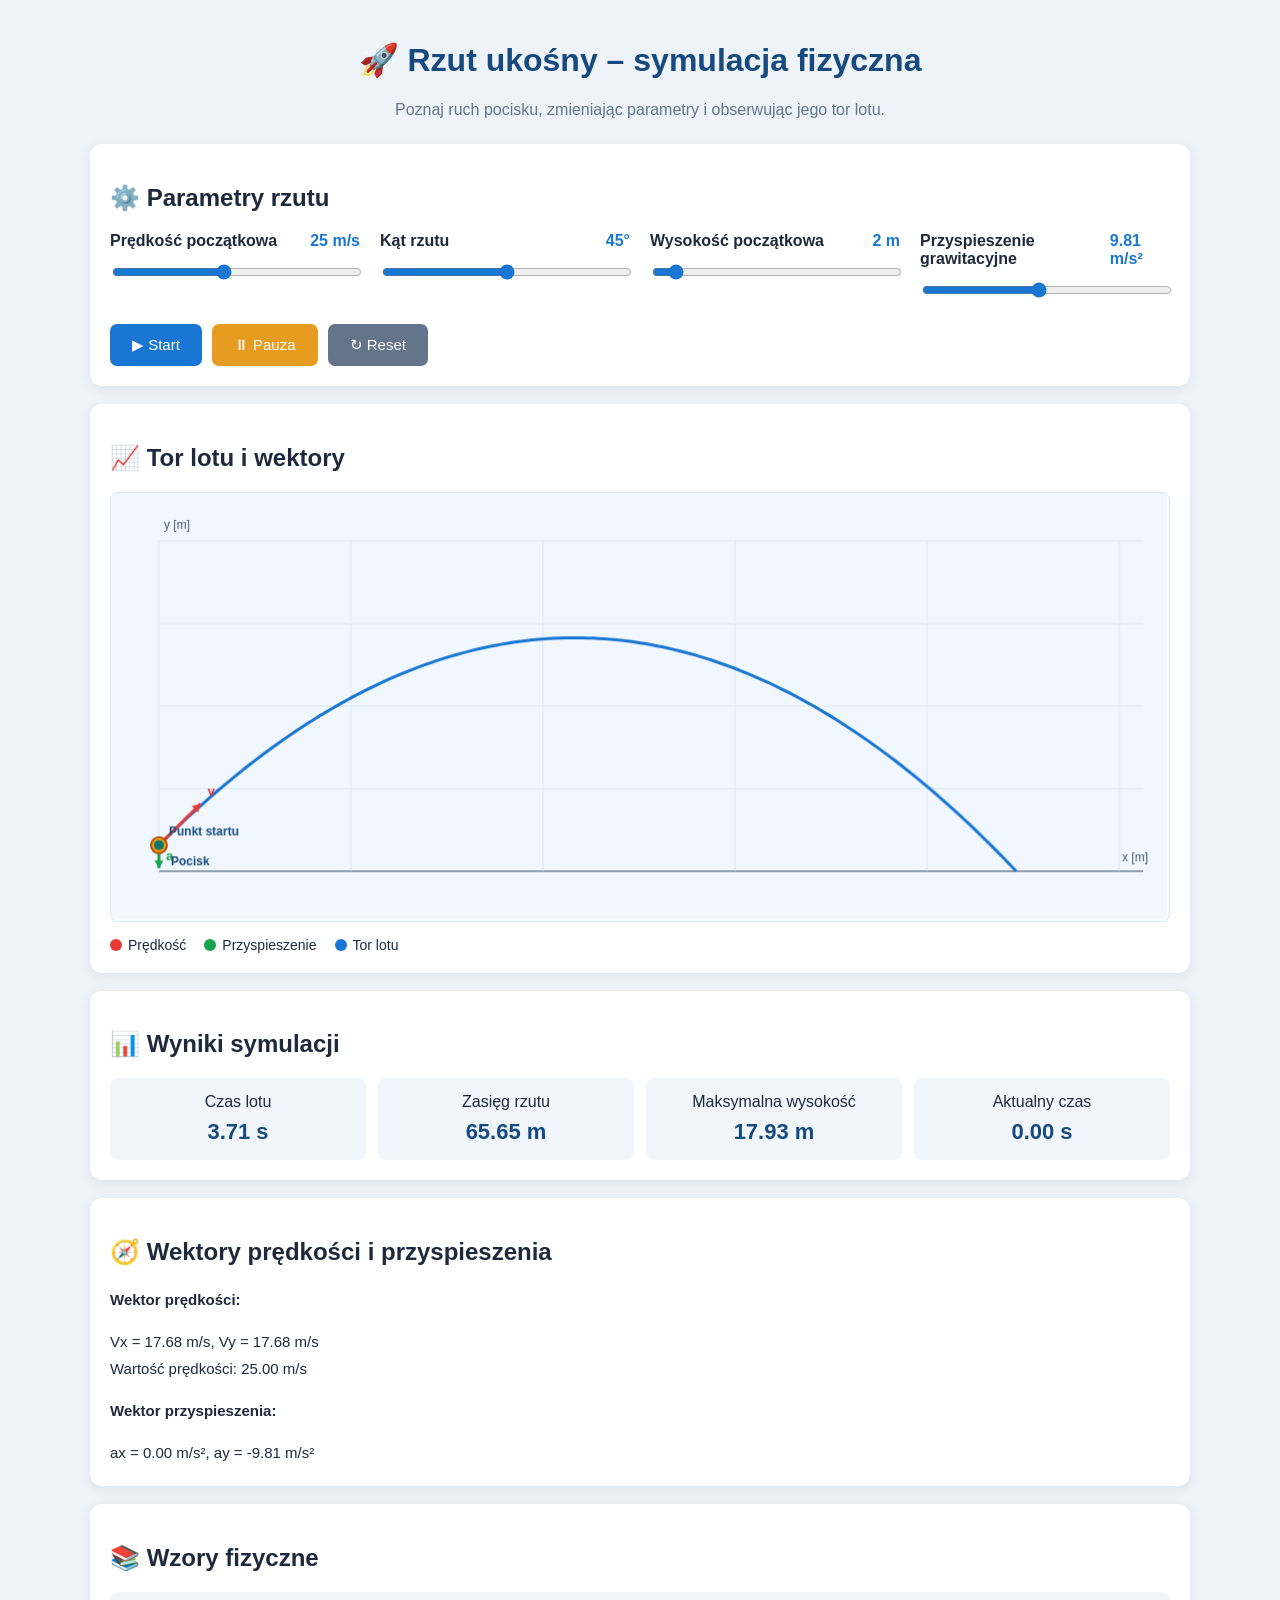
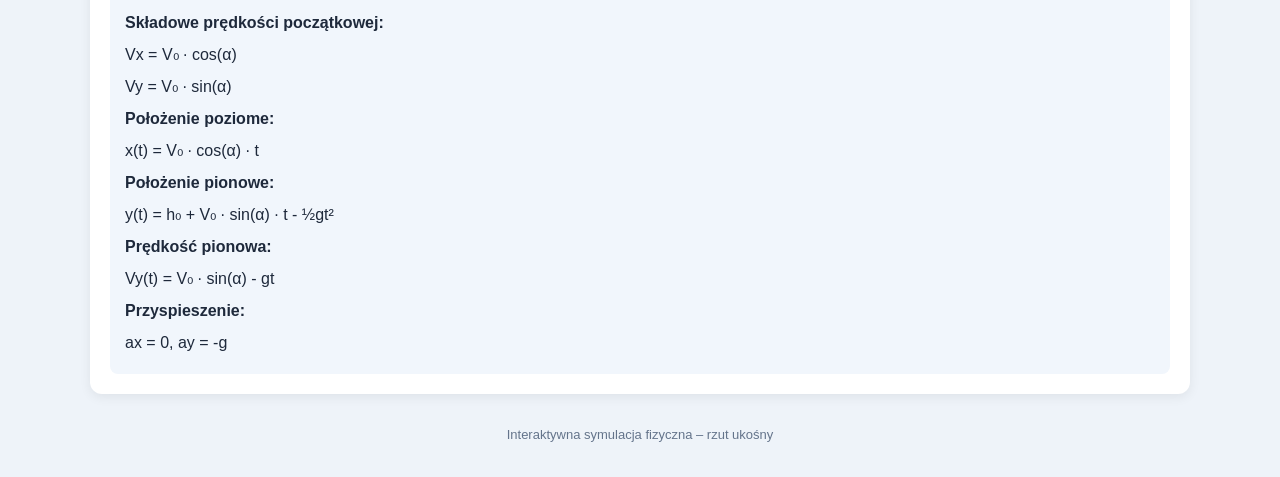
<file: 06_sol_www/03_sol/index.html>
<!DOCTYPE html>
<html lang="pl">
<head>
<meta charset="UTF-8">
<meta name="viewport" content="width=device-width, initial-scale=1.0">
<title>Symulacja rzutu ukośnego</title>

<style>
* {
    box-sizing: border-box;
}

body {
    margin: 0;
    padding: 20px;
    font-family: Arial, sans-serif;
    background: #eef3f9;
    color: #1e293b;
}

.container {
    max-width: 1100px;
    margin: auto;
}

h1 {
    text-align: center;
    color: #174a7e;
}

.subtitle {
    text-align: center;
    color: #64748b;
    margin-bottom: 25px;
}

.panel {
    background: white;
    padding: 20px;
    border-radius: 12px;
    margin-bottom: 18px;
    box-shadow: 0 3px 12px #00000012;
}

.controls {
    display: grid;
    grid-template-columns: repeat(auto-fit, minmax(210px, 1fr));
    gap: 20px;
}

.control label {
    display: flex;
    justify-content: space-between;
    font-weight: bold;
    margin-bottom: 12px;
}

input[type="range"] {
    width: 100%;
    accent-color: #1976d2;
    cursor: pointer;
}

.value {
    color: #1976d2;
}

.buttons {
    display: flex;
    flex-wrap: wrap;
    gap: 10px;
    margin-top: 22px;
}

button {
    border: none;
    padding: 12px 22px;
    border-radius: 7px;
    color: white;
    background: #1976d2;
    font-size: 15px;
    cursor: pointer;
}

button:hover {
    filter: brightness(0.88);
}

.pause {
    background: #e69b21;
}

.reset {
    background: #64748b;
}

.simulation {
    position: relative;
}

canvas {
    display: block;
    width: 100%;
    height: 430px;
    background: #f8fbff;
    border: 1px solid #dbe5f0;
    border-radius: 8px;
}

.legend {
    display: flex;
    flex-wrap: wrap;
    gap: 18px;
    margin-top: 15px;
    font-size: 14px;
}

.legend span {
    display: flex;
    align-items: center;
    gap: 6px;
}

.dot {
    width: 12px;
    height: 12px;
    border-radius: 50%;
    display: inline-block;
}

.red { background: #e53935; }
.green { background: #16a34a; }
.blue { background: #1976d2; }

.stats {
    display: grid;
    grid-template-columns: repeat(auto-fit, minmax(150px, 1fr));
    gap: 12px;
}

.stat {
    background: #f1f6fc;
    padding: 15px;
    border-radius: 8px;
    text-align: center;
}

.stat strong {
    display: block;
    color: #174a7e;
    font-size: 22px;
    margin-top: 8px;
}

.vector-info {
    line-height: 1.8;
    font-size: 15px;
}

.formula {
    background: #f1f6fc;
    padding: 15px;
    border-radius: 8px;
    line-height: 2;
    overflow-wrap: anywhere;
}

footer {
    text-align: center;
    color: #64748b;
    padding: 15px;
    font-size: 13px;
}
</style>
</head>

<body>
<div class="container">

<h1>🚀 Rzut ukośny – symulacja fizyczna</h1>
<p class="subtitle">
Poznaj ruch pocisku, zmieniając parametry i obserwując jego tor lotu.
</p>

<div class="panel">
    <h2>⚙️ Parametry rzutu</h2>

    <div class="controls">

        <div class="control">
            <label>
                Prędkość początkowa
                <span class="value" id="v0Val">25 m/s</span>
            </label>
            <input type="range" id="v0" min="5" max="50" value="25" step="1">
        </div>

        <div class="control">
            <label>
                Kąt rzutu
                <span class="value" id="angleVal">45°</span>
            </label>
            <input type="range" id="angle" min="5" max="85" value="45" step="1">
        </div>

        <div class="control">
            <label>
                Wysokość początkowa
                <span class="value" id="heightVal">2 m</span>
            </label>
            <input type="range" id="height" min="0" max="30" value="2" step="1">
        </div>

        <div class="control">
            <label>
                Przyspieszenie grawitacyjne
                <span class="value" id="gVal">9.81 m/s²</span>
            </label>
            <input type="range" id="g" min="1" max="20" value="9.81" step="0.01">
        </div>

    </div>

    <div class="buttons">
        <button onclick="start()">▶ Start</button>
        <button class="pause" onclick="pause()">⏸ Pauza</button>
        <button class="reset" onclick="reset()">↻ Reset</button>
    </div>
</div>

<div class="panel simulation">
    <h2>📈 Tor lotu i wektory</h2>

    <canvas id="canvas"></canvas>

    <div class="legend">
        <span><i class="dot red"></i> Prędkość</span>
        <span><i class="dot green"></i> Przyspieszenie</span>
        <span><i class="dot blue"></i> Tor lotu</span>
    </div>
</div>

<div class="panel">
    <h2>📊 Wyniki symulacji</h2>

    <div class="stats">
        <div class="stat">
            Czas lotu
            <strong id="flightTime">0.00 s</strong>
        </div>

        <div class="stat">
            Zasięg rzutu
            <strong id="range">0.00 m</strong>
        </div>

        <div class="stat">
            Maksymalna wysokość
            <strong id="maxHeight">0.00 m</strong>
        </div>

        <div class="stat">
            Aktualny czas
            <strong id="currentTime">0.00 s</strong>
        </div>
    </div>
</div>

<div class="panel">
    <h2>🧭 Wektory prędkości i przyspieszenia</h2>

    <div class="vector-info">
        <p><b>Wektor prędkości:</b></p>
        <div id="velocityInfo">Vx = 0.00 m/s, Vy = 0.00 m/s</div>
        <div id="speedInfo">Wartość prędkości: 0.00 m/s</div>

        <p><b>Wektor przyspieszenia:</b></p>
        <div id="accelerationInfo">ax = 0.00 m/s², ay = -9.81 m/s²</div>
    </div>
</div>

<div class="panel">
    <h2>📚 Wzory fizyczne</h2>

    <div class="formula">
        <b>Składowe prędkości początkowej:</b><br>
        Vx = V₀ · cos(α)<br>
        Vy = V₀ · sin(α)<br>

        <b>Położenie poziome:</b><br>
        x(t) = V₀ · cos(α) · t<br>

        <b>Położenie pionowe:</b><br>
        y(t) = h₀ + V₀ · sin(α) · t - ½gt²<br>

        <b>Prędkość pionowa:</b><br>
        Vy(t) = V₀ · sin(α) - gt<br>

        <b>Przyspieszenie:</b><br>
        ax = 0, ay = -g
    </div>
</div>

<footer>
    Interaktywna symulacja fizyczna – rzut ukośny
</footer>

</div>

<script>
const canvas = document.getElementById("canvas");
const ctx = canvas.getContext("2d");

const v0Input = document.getElementById("v0");
const angleInput = document.getElementById("angle");
const heightInput = document.getElementById("height");
const gInput = document.getElementById("g");

let time = 0;
let running = false;
let lastFrame = 0;
let animationId = null;

function getParameters() {
    const v0 = Number(v0Input.value);
    const angle = Number(angleInput.value) * Math.PI / 180;
    const h = Number(heightInput.value);
    const g = Number(gInput.value);

    const vx = v0 * Math.cos(angle);
    const vy = v0 * Math.sin(angle);

    const flightTime = (vy + Math.sqrt(vy * vy + 2 * g * h)) / g;
    const range = vx * flightTime;

    const maxHeight = h + vy * vy / (2 * g);

    return {v0, angle, h, g, vx, vy, flightTime, range, maxHeight};
}

function position(t, p) {
    return {
        x: p.vx * t,
        y: p.h + p.vy * t - 0.5 * p.g * t * t
    };
}

function resizeCanvas() {
    const rect = canvas.getBoundingClientRect();
    const dpr = window.devicePixelRatio || 1;

    canvas.width = rect.width * dpr;
    canvas.height = rect.height * dpr;

    ctx.setTransform(dpr, 0, 0, dpr, 0, 0);
    draw();
}

function drawArrow(x1, y1, x2, y2, color, label) {
    ctx.strokeStyle = color;
    ctx.fillStyle = color;
    ctx.lineWidth = 3;

    ctx.beginPath();
    ctx.moveTo(x1, y1);
    ctx.lineTo(x2, y2);
    ctx.stroke();

    const angle = Math.atan2(y2-y1, x2-x1);
    const head = 9;

    ctx.beginPath();
    ctx.moveTo(x2, y2);
    ctx.lineTo(
        x2 - head * Math.cos(angle - Math.PI/6),
        y2 - head * Math.sin(angle - Math.PI/6)
    );
    ctx.lineTo(
        x2 - head * Math.cos(angle + Math.PI/6),
        y2 - head * Math.sin(angle + Math.PI/6)
    );
    ctx.closePath();
    ctx.fill();

    ctx.font = "bold 13px Arial";
    ctx.fillText(label, x2 + 7, y2 - 8);
}

function draw() {
    const p = getParameters();

    const width = canvas.clientWidth;
    const height = canvas.clientHeight;

    ctx.clearRect(0, 0, width, height);

    const margin = 48;
    const plotWidth = width - margin * 2;
    const plotHeight = height - margin * 2;

    const maxX = Math.max(p.range * 1.12, 1);
    const maxY = Math.max(p.maxHeight * 1.25, 5);

    const scaleX = plotWidth / maxX;
    const scaleY = plotHeight / maxY;
    const scale = Math.min(scaleX, scaleY);

    const groundY = height - margin;
    const originX = margin;

    function screen(x, y) {
        return {
            x: originX + x * scale,
            y: groundY - y * scale
        };
    }

    // Tło i podłoże
    ctx.fillStyle = "#f0f7ff";
    ctx.fillRect(0, 0, width, height);

    ctx.strokeStyle = "#475569";
    ctx.lineWidth = 2;
    ctx.beginPath();
    ctx.moveTo(margin, groundY);
    ctx.lineTo(width-margin/2, groundY);
    ctx.stroke();

    // Siatka
    ctx.strokeStyle = "#dce6f0";
    ctx.lineWidth = 1;

    for(let i=0; i<=5; i++) {
        let x = margin + i * plotWidth/5;
        ctx.beginPath();
        ctx.moveTo(x, margin);
        ctx.lineTo(x, groundY);
        ctx.stroke();
    }

    for(let i=0; i<=4; i++) {
        let y = margin + i * plotHeight/4;
        ctx.beginPath();
        ctx.moveTo(margin, y);
        ctx.lineTo(width-margin/2, y);
        ctx.stroke();
    }

    ctx.fillStyle = "#475569";
    ctx.font = "12px Arial";
    ctx.fillText("x [m]", width-45, groundY-10);
    ctx.fillText("y [m]", margin+5, margin-12);

    // Tor lotu
    ctx.strokeStyle = "#1976d2";
    ctx.lineWidth = 3;
    ctx.beginPath();

    for(let i=0; i<=150; i++) {
        const t = p.flightTime * i/150;
        const pos = position(t,p);
        const s = screen(pos.x, Math.max(0,pos.y));

        if(i===0) ctx.moveTo(s.x,s.y);
        else ctx.lineTo(s.x,s.y);
    }
    ctx.stroke();

    // Aktualne położenie
    const actualTime = Math.min(time,p.flightTime);
    const pos = position(actualTime,p);
    const ball = screen(pos.x,Math.max(0,pos.y));

    // Wektory
    const currentVx = p.vx;
    const currentVy = p.vy-p.g*actualTime;

    const vectorScale = 0.18*scale;

    drawArrow(
        ball.x,ball.y,
        ball.x+currentVx*vectorScale,
        ball.y-currentVy*vectorScale,
        "#e53935","v"
    );

    drawArrow(
        ball.x,ball.y,
        ball.x,
        ball.y+p.g*vectorScale,
        "#16a34a","a"
    );

    // Pocisk
    ctx.fillStyle = "#f59e0b";
    ctx.beginPath();
    ctx.arc(ball.x,ball.y,8,0,Math.PI*2);
    ctx.fill();

    ctx.strokeStyle = "#b45309";
    ctx.lineWidth = 2;
    ctx.stroke();

    // Punkt startowy
    const startPos = screen(0,p.h);
    ctx.fillStyle = "#0f766e";
    ctx.beginPath();
    ctx.arc(startPos.x,startPos.y,5,0,Math.PI*2);
    ctx.fill();

    // Opis
    ctx.fillStyle = "#174a7e";
    ctx.font = "bold 12px Arial";
    ctx.fillText("Punkt startu",startPos.x+10,startPos.y-10);
    ctx.fillText("Pocisk",ball.x+12,ball.y+20);
}

function updateInfo() {
    const p = getParameters();

    document.getElementById("v0Val").textContent = p.v0+" m/s";
    document.getElementById("angleVal").textContent =
        angleInput.value+"°";
    document.getElementById("heightVal").textContent = p.h+" m";
    document.getElementById("gVal").textContent = p.g+" m/s²";

    document.getElementById("flightTime").textContent =
        p.flightTime.toFixed(2)+" s";

    document.getElementById("range").textContent =
        p.range.toFixed(2)+" m";

    document.getElementById("maxHeight").textContent =
        p.maxHeight.toFixed(2)+" m";

    const t = Math.min(time,p.flightTime);
    const vx = p.vx;
    const vy = p.vy-p.g*t;

    const speed = Math.sqrt(vx*vx+vy*vy);

    document.getElementById("currentTime").textContent =
        t.toFixed(2)+" s";

    document.getElementById("velocityInfo").textContent =
        "Vx = "+vx.toFixed(2)+" m/s, Vy = "+vy.toFixed(2)+" m/s";

    document.getElementById("speedInfo").textContent =
        "Wartość prędkości: "+speed.toFixed(2)+" m/s";

    document.getElementById("accelerationInfo").textContent =
        "ax = 0.00 m/s², ay = "+(-p.g).toFixed(2)+" m/s²";
}

function start() {
    const p = getParameters();

    if(time >= p.flightTime) {
        time = 0;
    }

    if(!running) {
        running = true;
        lastFrame = 0;
        animationId = requestAnimationFrame(animate);
    }
}

function pause() {
    running = false;
    if(animationId) cancelAnimationFrame(animationId);
    animationId = null;
}

function reset() {
    pause();
    time = 0;
    updateInfo();
    draw();
}

function animate(timestamp) {
    if(!running) return;

    if(!lastFrame) lastFrame = timestamp;

    const delta = Math.min((timestamp-lastFrame)/1000,0.05);
    lastFrame = timestamp;

    time += delta;

    const p = getParameters();

    if(time >= p.flightTime) {
        time = p.flightTime;
        pause();
    }

    updateInfo();
    draw();

    if(running) {
        animationId = requestAnimationFrame(animate);
    }
}

// Zmiana parametrów
[v0Input,angleInput,heightInput,gInput].forEach(input => {
    input.addEventListener("input", () => {
        pause();
        time = 0;
        updateInfo();
        draw();
    });
});

// Skalowanie okna
window.addEventListener("resize",resizeCanvas);

// Uruchomienie
updateInfo();
resizeCanvas();
</script>

</body>
</html>
</file>
